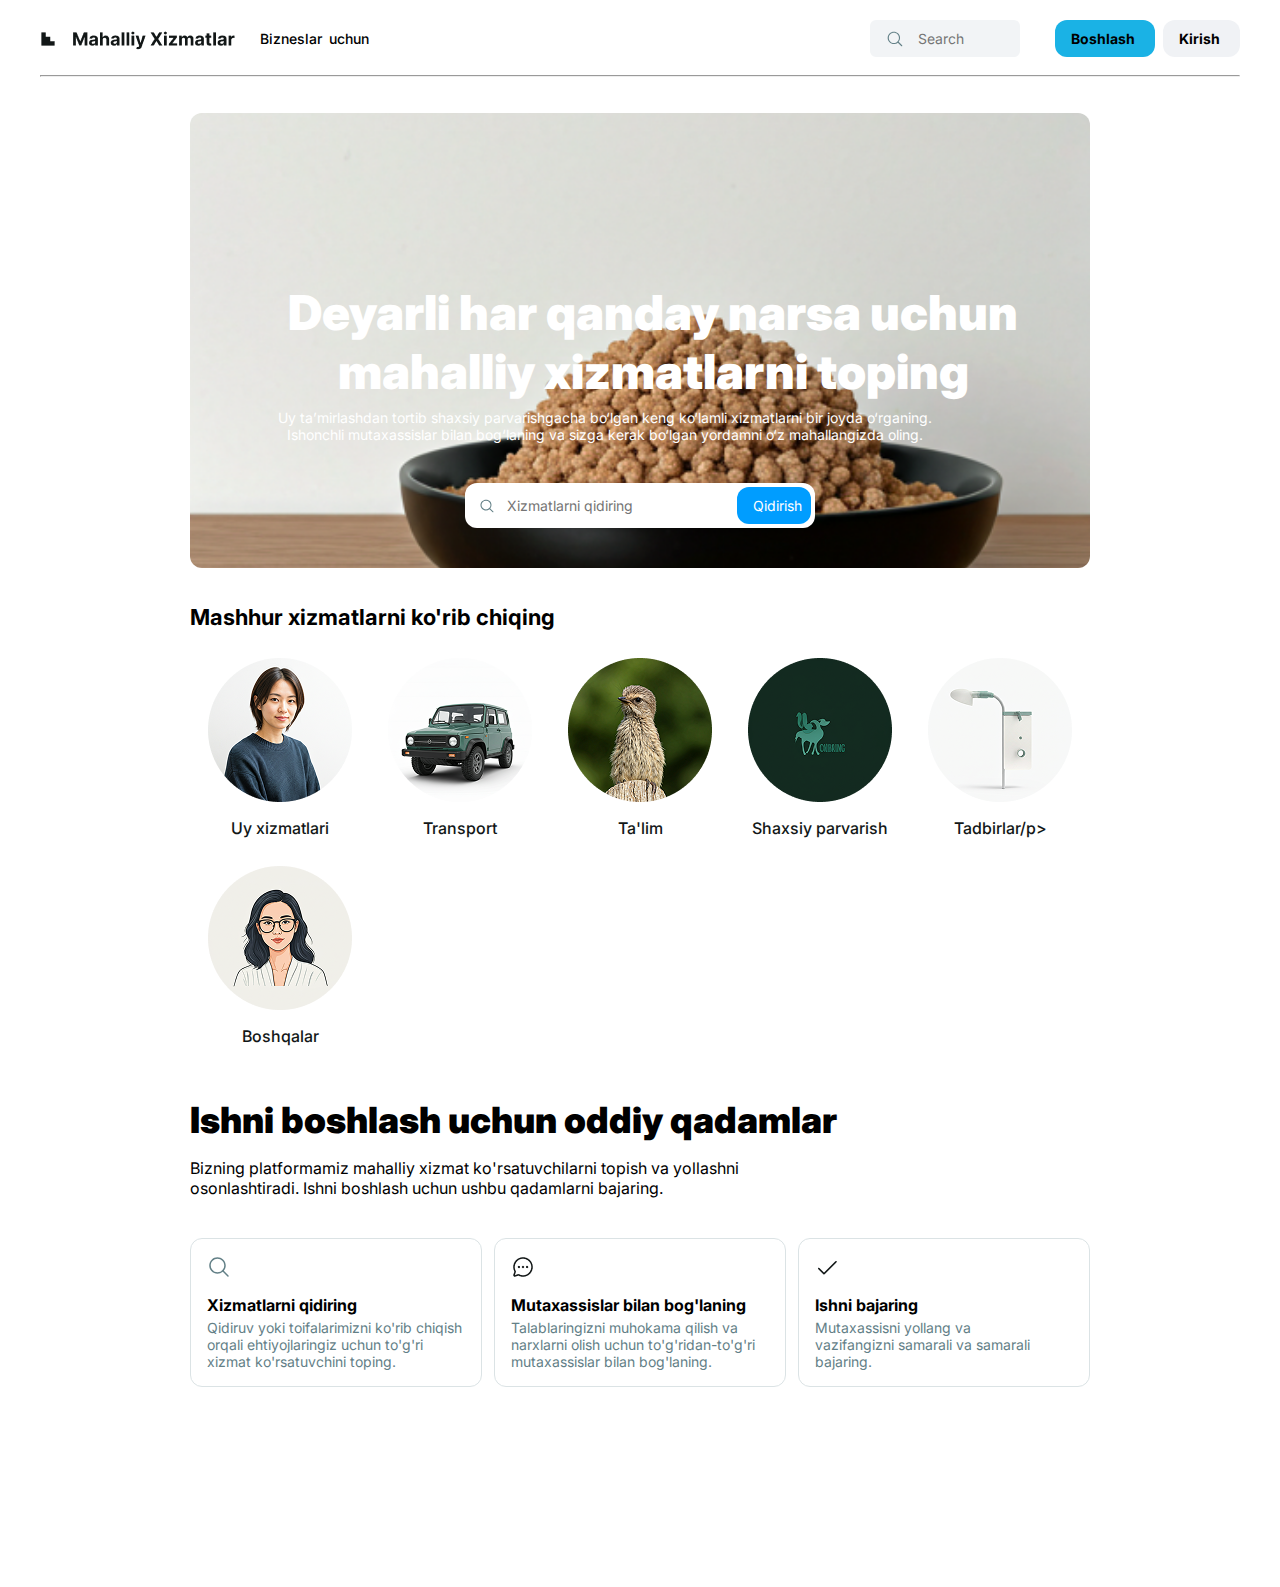
<file: index.html>
<!doctype html>
<html lang="en">
<head>
    <meta charset="UTF-8">
    <meta name="viewport"
          content="width=device-width, user-scalable=no, initial-scale=1.0, maximum-scale=1.0, minimum-scale=1.0">
    <meta http-equiv="X-UA-Compatible" content="ie=edge">
    <title>Document</title>
    <link rel="stylesheet" href="index.css">
</head>
<body>
    <header>
         <div class="container">
             <div class="logo">
                 <div class="header_left">
                     <img src="./images/h.png" alt="h">
                     <p class="header_text">Bizneslar uchun</p>
                 </div>
                 <div class="header_right">
                     <div class="search-box">
                         <img src="./images/search.svg" alt="Search" class="icon">
                         <input type="text" placeholder="Search">
                     </div>



                <div class="buttons">
                    <button class="header_button">Boshlash</button>
                    <button class="header_button_two">Kirish</button>
                </div>
                 </div>
             </div>
             <hr class="line">
         </div>
    </header>
    <main>
       <section class="section_one">
           <div class="container__one">
               <div class="her">
                   <h1>Deyarli har qanday narsa uchun mahalliy xizmatlarni toping</h1>
                   <p>Uy ta’mirlashdan tortib shaxsiy parvarishgacha bo‘lgan keng ko‘lamli xizmatlarni bir joyda o‘rganing. Ishonchli mutaxassislar bilan bog‘laning va sizga kerak bo‘lgan yordamni o‘z mahallangizda oling.</p>

                   <div class="searc">
                       <img src="./images/search.svg" alt="search" class="icon1">
                       <input type="text" placeholder="Xizmatlarni qidiring">
                       <button>Qidirish</button>
                   </div>
               </div>
           </div>
       </section>
        <section class="section_two">
            <div class="container__one">
                <div class="famouswork">
                    <p>
                        Mashhur xizmatlarni ko'rib chiqing
                    </p>
                </div>
                <div class="famouswork__one">
                    <div class="famouswork_worker">
                        <div class="workk">
                            <img class="worker" src="./images/alisa.png" alt="">
                            <p class="alisa_p">Uy xizmatlari</p>
                        </div>
                        <div class="workk">
                            <img class="worker" src="./images/uvaz.png" alt="">
                            <p class="alisa_p">Transport</p>
                        </div>
                        <div class="workk">
                            <img class="worker" src="./images/chumcuq.png" alt="">
                            <p class="alisa_p">Ta'lim</p>
                        </div>
                        <div class="workk">
                            <img class="worker" src="./images/onbrink.png" alt="">
                            <p class="alisa_p">Shaxsiy parvarish</p>
                        </div>
                        <div class="workk">
                            <img class="worker" src="./images/lampocka.png" alt="">
                            <p class="alisa_p">Tadbirlar/p>
                        </div>
                        <div class="workk">
                            <img class="worker" src="./images/asal.png" alt="asal">
                            <p class="alisa_p">Boshqalar</p>
                        </div>
                    </div>
                </div>
            </div>

        </section>
        <section class="section_three">
            <div class="container__one">
                <div class="fotter_h">
                    <p class="section_three_one">Ishni boshlash uchun oddiy qadamlar</p>
                    <p class="section_three_two">Bizning platformamiz mahalliy xizmat ko'rsatuvchilarni topish va yollashni osonlashtiradi. Ishni boshlash uchun ushbu qadamlarni bajaring.</p>
                </div>
                <div class="fotter">
                    <div class="borders">
                        <img src="./images/search.svg" alt="search" class="icon3">
                        <p class="borders_text">Xizmatlarni qidiring</p>
                        <p class="borders_text_two">Qidiruv yoki toifalarimizni ko'rib chiqish orqali ehtiyojlaringiz uchun to'g'ri xizmat ko'rsatuvchini toping.</p>
                    </div>
                    <div class="borders">
                        <img src="./images/habar.png" alt="habar" class="icon3">
                        <p class="borders_text">Mutaxassislar bilan bog'laning</p>
                        <p class="borders_text_two">Talablaringizni muhokama qilish va narxlarni olish uchun to'g'ridan-to'g'ri mutaxassislar bilan bog'laning.</p>
                    </div>
                    <div class="borders">
                        <img src="./images/true.png" alt="true" class="icon3">
                        <p class="borders_text">Ishni bajaring</p>
                        <p class="borders_text_twon">Mutaxassisni yollang va vazifangizni samarali va samarali bajaring.</p>
                    </div>
                </div>
            </div>
        </section>
    </main>


</body>
</html>
</file>
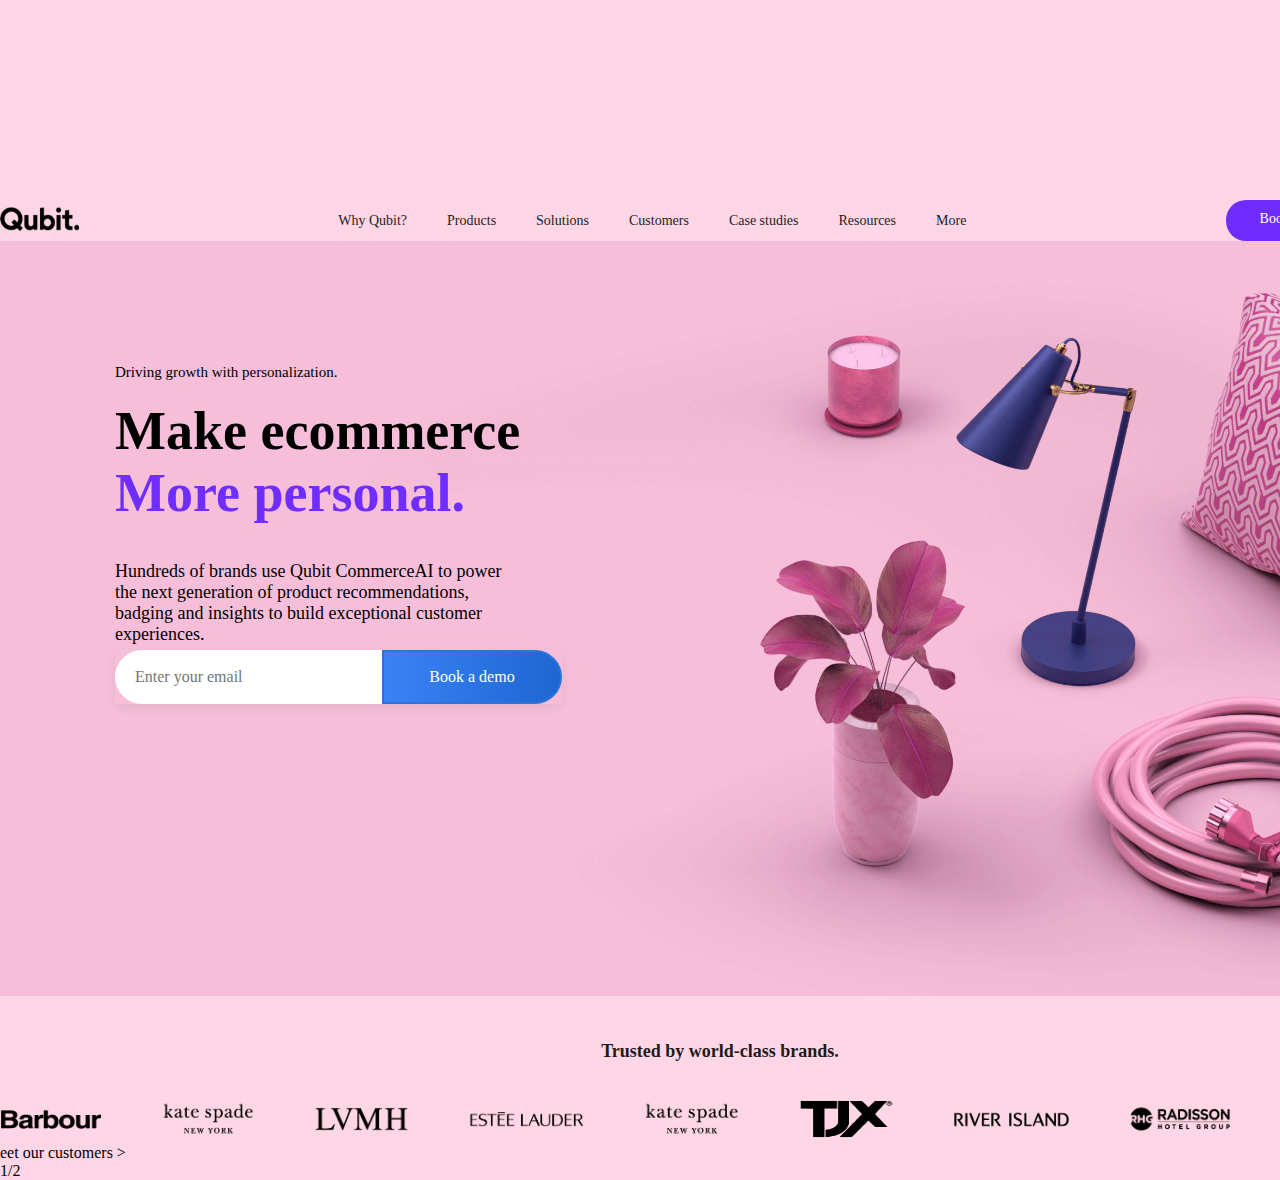
<file: figma/index.html>
<!doctype html>
<html lang="en">
<head>
    <meta charset="UTF-8">
    <meta name="viewport"
          content="width=device-width, user-scalable=no, initial-scale=1.0, maximum-scale=1.0, minimum-scale=1.0">
    <meta http-equiv="X-UA-Compatible" content="ie=edge">
    <title>Document</title>
    <link rel="stylesheet" href="index.css">
</head>
<body>
<header class="container">
    <div class="header">
        <div>
            <img src="./img/Qubit..svg" alt="Qubit.">
        </div>
        <div class="header__one">
            <a class="header__a" href="">Why Qubit?</a>
            <a class="header__a" href="">Products</a>
            <a class="header__a" href="">Solutions</a>
            <a class="header__a" href="">Customers</a>
            <a class="header__a" href="">Case studies</a>
            <a class="header__a" href="">Resources</a>
            <a class="header__a" href="">More</a>
        </div>
        <div class="header__two">
            <button class="header__button">Book a demo</button>
            <a class="header__a" href="">Log In</a>
        </div>
    </div>
</header>
<main class="container">
    <section class="main__one">
        <div>
            <p class="section_one__text">Driving growth with personalization.</p>
            <p class="section_one__text__one">Make ecommerce</p>
            <p class="section_one__text__two">More personal.</p>
            <p class="section_one__text__three">Hundreds of brands use Qubit CommerceAI to power the next generation of
                product recommendations, badging and insights to build exceptional customer experiences.</p>
            <div>
                <form class="input-group">
                    <input type="email" placeholder="Enter your email" required/>
                    <button type="submit">Book a demo</button>
                </form>
            </div>
        </div>
    </section>
    <section class="container">
        <div class="world">
            <p>Trusted by world-class brands.</p>
        </div>
        <div class="world__one">
            <img class="img__one" src="./img/Bobur.png" alt="bobur">
            <img  class="img__two" src="./img/Kate.png" alt="kate">
            <img class="img__eight" src="./img/lmx.png" alt="lmx">
            <img class="img__nine" src="./img/sss.png" alt="sss">
            <img class="img__three" src="./img/Este%20Leader.png" alt="este leader">
            <img class="img__four" src="./img/TJX.png" alt="TJX">
            <img class="img__five" src="./img/Revir.png" alt="Revir">
            <img class="img__six" src="./img/Radisoin.png" alt="Radison">
            <img class="img__seven" src="./img/Star.png" alt="Stars">


        </div>
        <div class="">
            <p class="worldn./l,m:<">eet our customers ></p>
1/2     </div>
    </section>
</main>
</body>
</html>
</file>
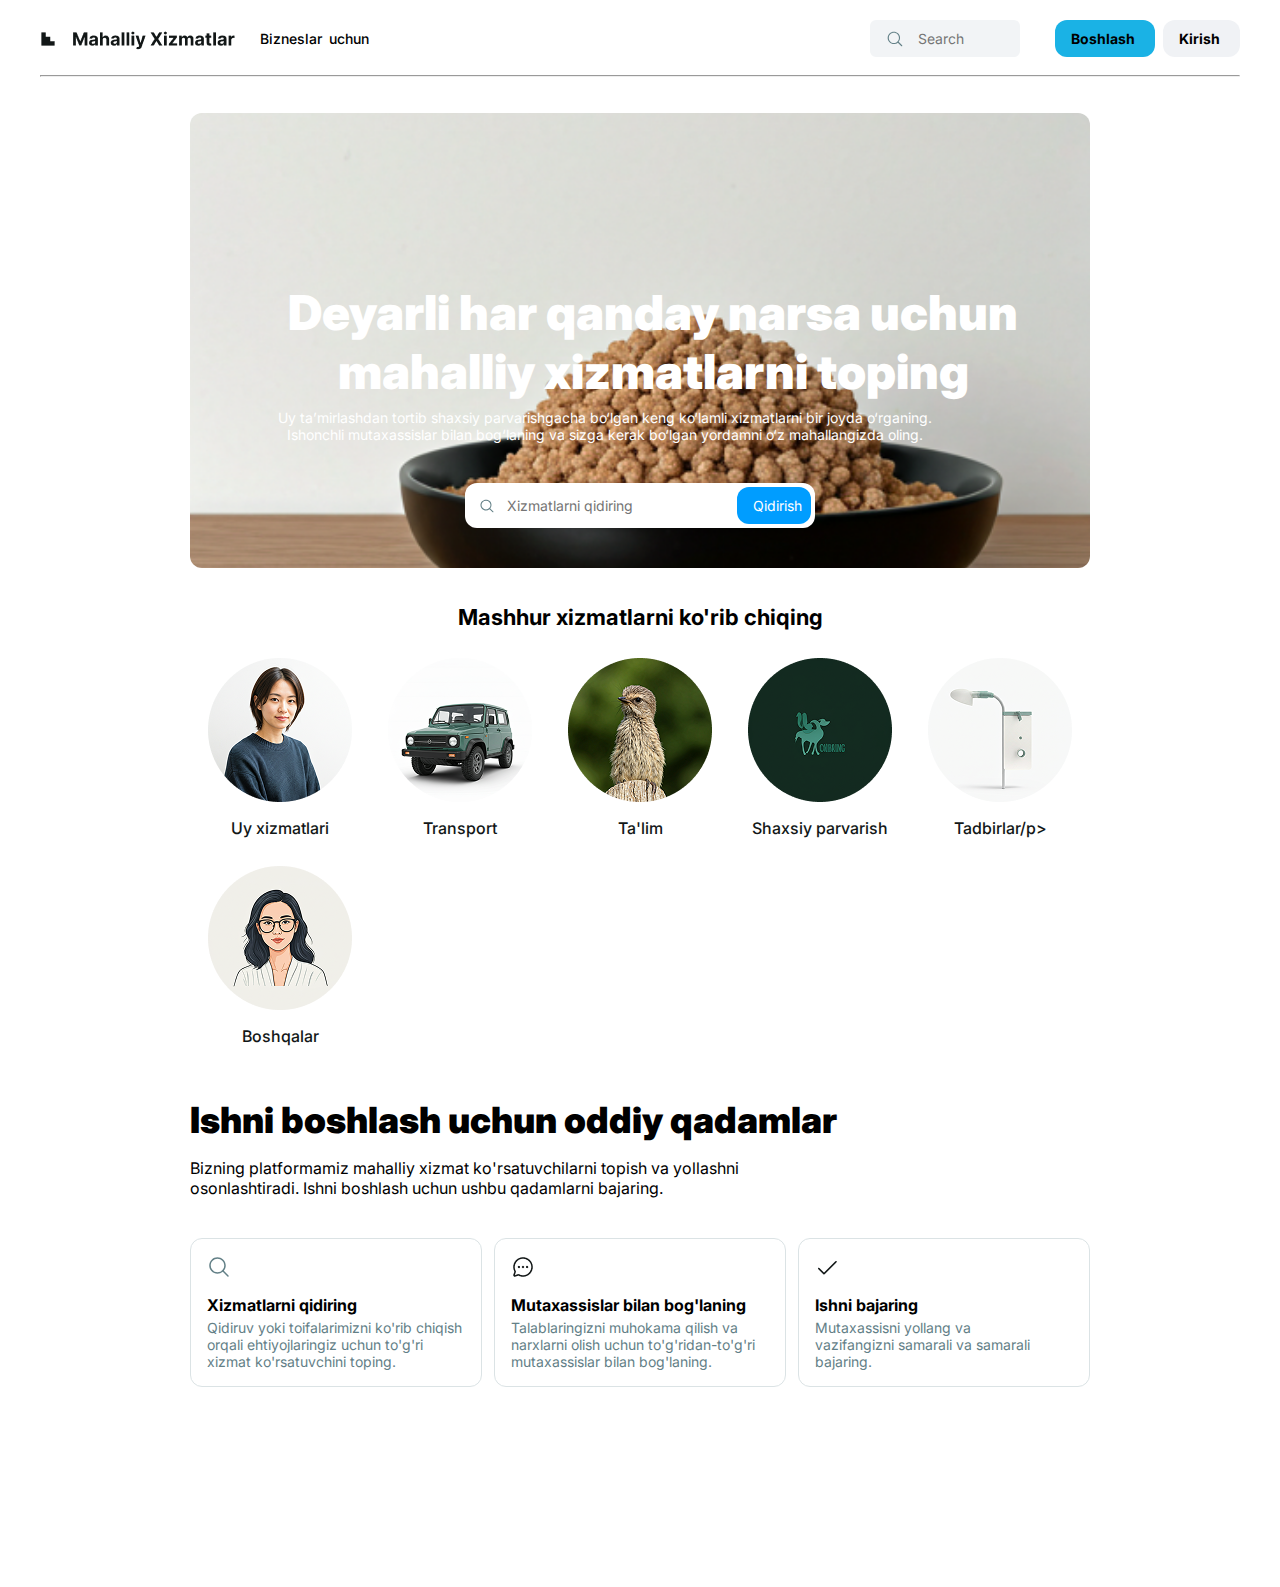
<file: responsive/index.html>
<!doctype html>
<html lang="en">
<head>
    <meta charset="UTF-8">
    <meta name="viewport"
          content="width=device-width, user-scalable=no, initial-scale=1.0, maximum-scale=1.0, minimum-scale=1.0">
    <meta http-equiv="X-UA-Compatible" content="ie=edge">
    <title>Document</title>
    <link rel="stylesheet" href="index.css">
</head>
<body>
<header>
    <div class="container">
        <div class="logo">
            <div class="header_left">
                <img src="images/h.png" alt="h">
                <p class="header_text">Bizneslar uchun</p>
            </div>
            <div class="header_right">
                <div class="search-box">
                    <img src="images/search.svg" alt="Search" class="icon">
                    <input type="text" placeholder="Search">
                </div>
                <div class="buttons">
                    <button class="header_button">Boshlash</button>
                    <button class="header_button_two">Kirish</button>
                </div>
            </div>
        </div>
        <hr class="line">
    </div>
</header>
<main>
    <section class="section_one">
        <div class="container__one">
            <div class="her">
                <h1>Deyarli har qanday narsa uchun mahalliy xizmatlarni toping</h1>
                <p>Uy ta’mirlashdan tortib shaxsiy parvarishgacha bo‘lgan keng ko‘lamli xizmatlarni bir joyda o‘rganing.
                    Ishonchli mutaxassislar bilan bog‘laning va sizga kerak bo‘lgan yordamni o‘z mahallangizda
                    oling.</p>

                <div class="searc">
                    <img src="images/search.svg" alt="search" class="icon1">
                    <input type="text" placeholder="Xizmatlarni qidiring">
                    <button>Qidirish</button>
                </div>
            </div>
        </div>
    </section>
    <section class="section_two">
        <div class="container__one">
            <div class="famouswork">
                <p>
                    Mashhur xizmatlarni ko'rib chiqing
                </p>
            </div>
            <div class="famouswork__one">
                <div class="famouswork_worker">
                    <div class="workk">
                        <img class="worker" src="images/alisa.png" alt="">
                        <p class="alisa_p">Uy xizmatlari</p>
                    </div>
                    <div class="workk">
                        <img class="worker" src="images/uvaz.png" alt="">
                        <p class="alisa_p">Transport</p>
                    </div>
                    <div class="workk">
                        <img class="worker" src="images/chumcuq.png" alt="">
                        <p class="alisa_p">Ta'lim</p>
                    </div>
                    <div class="workk">
                        <img class="worker" src="images/onbrink.png" alt="">
                        <p class="alisa_p">Shaxsiy parvarish</p>
                    </div>
                    <div class="workk">
                        <img class="worker" src="images/lampocka.png" alt="">
                        <p class="alisa_p">Tadbirlar/p>
                    </div>
                    <div class="workk">
                        <img class="worker" src="images/asal.png" alt="asal">
                        <p class="alisa_p">Boshqalar</p>
                    </div>
                </div>
            </div>
        </div>
    </section>
    <section class="section_three">
        <div class="container__one">
            <div class="fotter_h">
                <p class="section_three_one">Ishni boshlash uchun oddiy qadamlar</p>
                <div class="fotter_h">
                    <p class="section_three_two">Bizning platformamiz mahalliy xizmat ko'rsatuvchilarni topish va
                        yollashni osonlashtiradi. Ishni boshlash uchun ushbu qadamlarni bajaring.</p>
                </div>
            </div>
            <div class="fotter">
                <div class="borders">
                    <img src="images/search.svg" alt="search" class="icon3">
                    <p class="borders_text">Xizmatlarni qidiring</p>
                    <p class="borders_text_two">Qidiruv yoki toifalarimizni ko'rib chiqish orqali ehtiyojlaringiz uchun
                        to'g'ri xizmat ko'rsatuvchini toping.</p>
                </div>
                <div class="borders">
                    <img src="images/habar.png" alt="habar" class="icon3">
                    <p class="borders_text">Mutaxassislar bilan bog'laning</p>
                    <p class="borders_text_two">Talablaringizni muhokama qilish va narxlarni olish uchun
                        to'g'ridan-to'g'ri mutaxassislar bilan bog'laning.</p>
                </div>
                <div class="borders">
                    <img src="images/true.png" alt="true" class="icon3">
                    <p class="borders_text">Ishni bajaring</p>
                    <p class="borders_text_twon">Mutaxassisni yollang va vazifangizni samarali va samarali bajaring.</p>
                </div>
            </div>
        </div>
    </section>
</main>
</body>
</html>
</file>
<file: index.css>
@import url('https://fonts.googleapis.com/css2?family=Inter:ital,opsz,wght@0,14..32,100..900;1,14..32,100..900&display=swap');
*{
    margin: 0;
    padding: 0;
    box-sizing: border-box;
    overflow:hidden;
    font-family: 'Inter', sans-serif;


}
.container{
    max-width: 1200px;
    margin: 0 auto;


}
.logo{
    display: flex;
    justify-content: space-between;
    align-items: center;
    margin-top: 20px;
}
.header_text{
    font-size: 14px;
    font-weight: 500;
}
.header_left{
    display: flex;
    gap: 25px;
    align-items: center;
    word-spacing: 3px;}
.search-box {
    position: relative;
    display: flex;
    align-items: center;
    background: #f2f4f6;
    border-radius: 6px;
    padding: 8px 20px 8px 16px;
    width: 150px;
}

.search-box .icon {
    position: absolute;
    left: 16px;
    width: 18px;
    height: 18px;
}

.search-box input {
    border: none;
    background: transparent;
    outline: none;
    padding-left: 32px;
    font-size: 14px;
    font-weight: 400;
    color: rgba(99, 128, 135, 1);
    flex: 1;

}
.header_button{
    font-size: 14px;
    font-weight: 700;
    background: rgba(26, 178, 229, 1);
    padding: 10px 20px 10px 16px;
    border-radius: 12px;
    border: none;

}
.header_right{
    display: flex;
    gap: 35px;
}
.header_button_two{
    font-size: 14px;
    font-weight: 700;
    background: rgba(240, 242, 245, 1);
    padding: 10px 20px 10px 16px;
    border-radius: 12px;
    border: none;


}
.buttons{
    gap: 8px;
    display: flex;
}
.header_button_two:hover{
    background: red;
}
.header_button:hover{
    background: red;
}
.line{
    background: grey;
    width: 100%;
    margin-top: 18px;
}
.container__one {
    width: 900px;
    margin: 0 auto;

}

.her {
    background: url("./images/bacround.png") no-repeat center center;
    background-size: cover;
    border-radius: 12px;
    padding: 40px 15px;
    text-align: center;
    color: #fff;
}

.her h1 {
    font-size: 48px;
    font-weight: 900;
    margin-bottom: 8px;
    width: 896px;
    margin-top: 130px;
}

.her p {
    font-size: 14px;
    font-weight: 400;
    margin-left: 50px;
    color: rgba(255, 255, 255, 1);
    width: 700px;

}

.searc {
    display: flex;
    justify-content: center;
    align-items: center;
    background: #fff;
    border-radius: 12px;
    padding: 4px;
    width: 350px;
    margin: 0 auto;
    margin-top: 40px;
}

.searc input {
    flex: 1;
    border: none;
    padding: 10px 12px;
    border-radius: 12px;
    outline: none;
    font-size: 14px;
    color: rgba(99, 128, 135, 1);

}

.searc button {
    background: #009dff;
    border: none;
    color: #fff;
    padding: 10px 16px;
    border-radius: 12px;
    font-size: 14px;
    cursor: pointer;
}
.section_one{
    margin-top: 36px;

}
.icon1{
    width: 18px;
    height: 18px;
    margin-left: 10px;
}
.searc button:hover{
    background: red;
}
.famouswork{
    margin-top: 36px;
}

.famouswork p{
    font-size:22px;
    font-weight: bold;

}
.workk{
    text-align: center;
}
.alisa_p{
    color: rgba(18, 23, 23, 1);
    font-size: 16px ;
    font-weight: 500;
    margin-top: 12px;



}
.famouswork_worker{
  display: grid;
    grid-template-columns: 1fr 1fr 1fr 1fr 1fr;

}
.famouswork__one{

}
.worker{
    margin-top: 28px;
}
.section_three{
    margin-top: 52px;
}
.section_three_one{
    font-weight: 900;
    font-size: 36px;
}

.section_three_two{
    font-weight: 400;
    font-size: 16px;
    width: 650px;
    margin-top: 16px;
}
.fotter{
    margin-top: 40px;
  display: grid;
    grid-template-columns: 1fr 1fr 1fr;
    gap: 12px;

}
.borders{
   padding: 16px;
    border-radius: 12px;
    margin-bottom: 200px;
    border: 1px solid rgba(219, 227, 229, 1)


}
.borders_text{
    font-size: 16px;
    font-weight: 700;
    margin-top: 12px;

}
.borders_text_two{
    font-size: 14px;
    font-weight: 400;
    margin-top: 4px;
    color: rgba(99, 128, 135, 1);
}
.borders_text_twon{
    font-size: 14px;
    font-weight: 400;
    margin-top: 4px;
    color: rgba(99, 128, 135, 1);
    width: 220px;
}
@media screen and (max-width: 910px) {
    .her {
        background: url("./images/bacround.png") no-repeat center center;
        background-size: cover;
        border-radius: 12px;
        padding: 30px 0;
        text-align: center;
        color: #fff;
    }
    .famouswork_worker{
        display: grid;
        grid-template-columns: 1fr 1fr 1fr  ;

    }
    .famouswork{
        margin-left: 250px;
    }
   .fotter_h{
       text-align: center;
   }
    .section_three_two{
        margin-left: 130px;
    }
    .fotter{
        display: grid;
        grid-template-columns: 1fr ;
        margin-left: 100px;
    }


}
@media screen and (max-width: 840px) {
    .famouswork_worker{
        display: grid;
        grid-template-columns: 1fr 1fr;
    }
    .borders_text_two{
        width: 500px;
        padding:0;
    }
}
@media screen and (max-width: 890px) {
    .her h1 {
        font-size: 30px;
        font-weight: 600;
        margin-left: 100px;
        width: 600px;
        margin-top: 130px;
        flex-wrap: wrap;



    }
    .borders{
        display: none;
    }
    .famouswork_worker{
        display: grid;
        grid-template-columns: 1fr 1fr ;

    }
    .her {
        background: url("./images/bacround.png") no-repeat center center;
        background-size: cover;
        border-radius: 12px;
        padding: 20px ;
        text-align: center;
        color: #fff;
    }



}
@media screen and (max-width: 800px) {
    .logo{

        flex-direction: column;
        gap: 30px;
    }




}
@media screen and (max-width: 760px) {
    .her p {
        font-size: 12px;
        font-weight: 400;
        margin-left: 40px;
        color: rgba(255, 255, 255, 1);
        width: 600px;

    }
    .her {
        background: url("./images/bacround.png") no-repeat center center;
        background-size: cover;
        border-radius: 12px;
        padding: 20px ;
        text-align: center;
        color: #fff;
        width: 764px;
    }
    .her h1 {
        font-size: 30px;
        font-weight: 600;
        margin-left: 60px;
        width: 600px;
        margin-top: 130px;
        flex-wrap: wrap;

    }
}
@media screen and (max-width: 670px) {
    .her p {
        font-size: 12px;
        font-weight: 400;
        margin-left: 20px;
        color: rgba(255, 255, 255, 1);
        width: 600px;

    }
    .her{
        background: url("./images/bacround.png") no-repeat center center;
        background-size: cover;
        border-radius: 12px;
        padding: 20px ;
        text-align: center;
        color: #fff;
        width: 670px;
    }
    .her h1 {
        font-size: 30px;
        font-weight: 600;
        margin-left: 40px;
        width: 600px;
        margin-top: 130px;
        flex-wrap: wrap;

    }
}
@media screen and (max-width: 640px) {
    .her p {
        font-size: 12px;
        font-weight: 400;
        margin-left: 10px;
        color: rgba(255, 255, 255, 1);
        width: 600px;

    }

    .her {
        background: url("./images/bacround.png") no-repeat center center;
        background-size: cover;
        border-radius: 12px;
        padding: 20px;
        text-align: center;
        color: #fff;
        width: 630px;
    }

    .her h1 {
        font-size: 30px;
        font-weight: 600;
        margin-left: 20px;
        width: 600px;
        margin-top: 130px;
        flex-wrap: wrap;

    }
}
@media screen and (max-width: 620px) {
    .her p {
        font-size: 12px;
        font-weight: 400;
        margin-left: 10px;
        color: rgba(255, 255, 255, 1);
        width: 500px;

    }

    .her {
        background: url("./images/bacround.png") no-repeat center center;
        background-size: cover;
        border-radius: 12px;
        padding: 20px;
        text-align: center;
        color: #fff;
        width: 600px;
        align-items: center;
    }

    .her h1 {
        font-size: 30px;
        font-weight: 600;
       align-items: center;
        width: 500px;
        margin-top: 130px;
        flex-wrap: wrap;

    }
}
@media screen and (max-width: 530px) {
    .her p {
        font-size: 12px;
        font-weight: 400;
        margin-left: 40px;
        color: rgba(255, 255, 255, 1);
        width: 400px;

    }

    .her {
        background: url("./images/bacround.png") no-repeat center center;
        background-size: cover;
        border-radius: 12px;
        padding: 20px;
        text-align: center;
        color: #fff;
        width: 540px;
        align-items: center;
    }

    .her h1 {
        font-size: 30px;
        font-weight: 600;
        align-items: center;
        width: 500px;
        margin-top: 130px;
        flex-wrap: wrap;
        margin-left: 20px;

    }
}
@media screen and (max-width: 509px) {
    .her p {
        font-size: 12px;
        font-weight: 400;
        margin-left: 10px;
        color: rgba(255, 255, 255, 1);
        width: 400px;

    }

    .her {
        background: url("./images/bacround.png") no-repeat center center;
        background-size: cover;
        border-radius: 12px;
        padding: 20px;
        text-align: center;
        color: #fff;
        width: 480px;
        align-items: center;
    }

    .her h1 {
        font-size: 30px;
        font-weight: 600;
        width: 500px;
        margin-top: 130px;

    }
}
</file>
<file: figma/index.css>
@import url('https://fonts.googleapis.com/css2?family=Cabin:ital,wght@0,400..700;1,400..700&family=Coda:wght@400;800&family=Fredoka:wght@300..700&family=Livvic:ital,wght@0,100;0,200;0,300;0,400;0,500;0,600;0,700;0,900;1,100;1,200;1,300;1,400;1,500;1,600;1,700;1,900&family=Roboto:ital,wght@0,100..900;1,100..900&family=Tenor+Sans&display=swap');
* {
    margin: 0;
    padding: 0;
    box-sizing: border-box;
    list-style: none;
    text-decoration: none;
    font-family: "Roboto Light", serif;
}

.container {
    width: 1440px;
    margin: 0 auto;
}

.header {
    display: flex;
    justify-content: space-between;
    margin-top: 200px;
    align-items: center;
}

.header__a {
    font-size: 14px;
    font-weight: normal;
    color: #1C1C1C;
}

.header__one {
    display: flex;
    gap: 40px;
}

.header__button {
    font-size: 14px;
    font-weight: normal;
    color: #FFFFFF;
    padding: 11px 34px 14px 34px;
    background: #6F2CFF;
    border-radius: 20px;
    border: transparent;
}

.header__two {
    display: flex;
    gap: 34px;
    align-items: center;

}

.main__one {
    background-image: url("./img/mainimg.png");
    background-size: cover;
    width: 1440px;
    height: 755px;
    padding: 123px 900px 200px 115px;
}

.section_one__text {
    font-size: 15px;
    font-weight: normal;
    color: #000000;
}

.section_one__text__one {
    font-size: 54px;
    font-weight: 700;
    color: #000000;
    margin-top: 19px;
}

.section_one__text__two {
    font-size: 54px;
    font-weight: bold;
    color: #6F2DFF;
}

.section_one__text__three {
    font-size: 18px;
    font-weight: normal;
    color: #000000;
    margin-top: 37px;
    width: 400px;

}


:root {
    --border-color: #2b75d6;
    --button-gradient-start: #3b82f6;
    --button-gradient-end: #1e66d1;
    --height: 54px;
    --radius: 27px;
}

* {
    box-sizing: border-box;
    margin: 0;
    padding: 0;
}

body {
    font-family: Inter, Arial, sans-serif;
    background: #ffd6e6;
    min-height: 100vh;
}

.center {
    display: flex;
    align-items: center;
    justify-content: center;
    min-height: 100vh;
}

.input-group {
    display: inline-flex;
    align-items: center;
    box-shadow: 0 4px 10px rgba(0, 0, 0, 0.06);
    margin-top: 5px;
}

.input-group {
    display: inline-flex;
    align-items: center;
}

.input-group input[type="email"] {
    width: 267px;
    height: 54px;
    padding: 0 18px;
    font-size: 16px;
    border: 2px solid transparent;
    border-right: none;
    border-radius: 27px 0 0 27px;
    outline: none;
    background: #fff;
    color: grey;

}

.input-group button {
    width: 180px;
    height: 54px;
    border: 2px solid #2b75d6;
    border-radius: 0 27px 27px 0;
    background: linear-gradient(90deg, #3b82f6, #1e66d1);
    color: #fff;
    font-size: 16px;
    cursor: pointer;
}
.world{
    display: flex;
    justify-content: center;
    color: #1C1C1C;
    font-size: 18px ;
    font-weight: bold;
    margin-top: 45px;
}
.world__one{
    display: flex;
    gap: 60px;
    align-items: center;
    margin-top: 32px;
}
.img__one{
    width: 102px;
    height: 37px;
}
.img__two{
    width: 92px;
    height: 42px;
}
.img__three{
    width: 95px;
    height: 42px;
}
.img__four{
    width: 95px;
    height: 50px;
}
.img__five{
    width:115px;
    height: 37px;

}
.img__six{
    width: 102px;
    height: 42px;

}
.img__seven{
    width: 115px;
    height: 37px;

}
.img__eight{
    width: 95px;
    height: 42px;
}
.img__nine{
    width: 115px;
    height: 37px;
}
</file>
<file: responsive/index.css>
@import url('https://fonts.googleapis.com/css2?family=Inter:ital,opsz,wght@0,14..32,100..900;1,14..32,100..900&display=swap');

* {
    margin: 0;
    padding: 0;
    box-sizing: border-box;
    overflow: hidden;
    font-family: 'Inter', sans-serif;
}

.container {
    max-width: 1200px;
    margin: 0 auto;
}

.logo {
    display: flex;
    justify-content: space-between;
    align-items: center;
    margin-top: 20px;
}

.header_text {
    font-size: 14px;
    font-weight: 500;
}

.header_left {
    display: flex;
    gap: 25px;
    align-items: center;
    word-spacing: 3px;
}

.search-box {
    position: relative;
    display: flex;
    align-items: center;
    background: #f2f4f6;
    border-radius: 6px;
    padding: 8px 20px 8px 16px;
    width: 150px;
}

.search-box .icon {
    position: absolute;
    left: 16px;
    width: 18px;
    height: 18px;
}

.search-box input {
    border: none;
    background: transparent;
    outline: none;
    padding-left: 32px;
    font-size: 14px;
    font-weight: 400;
    color: rgba(99, 128, 135, 1);
    flex: 1;

}

.header_button {
    font-size: 14px;
    font-weight: 700;
    background: rgba(26, 178, 229, 1);
    padding: 10px 20px 10px 16px;
    border-radius: 12px;
    border: none;
}

.header_right {
    display: flex;
    gap: 35px;
}

.header_button_two {
    font-size: 14px;
    font-weight: 700;
    background: rgba(240, 242, 245, 1);
    padding: 10px 20px 10px 16px;
    border-radius: 12px;
    border: none;
}

.buttons {
    gap: 8px;
    display: flex;
}

.header_button_two:hover {
    background: red;
}

.header_button:hover {
    background: red;
}

.line {
    background: grey;
    width: 100%;
    margin-top: 18px;
}

.container__one {
    width: 900px;
    margin: 0 auto;
}

.her {
    background: url("images/bacround.png") no-repeat center center;
    background-size: cover;
    border-radius: 12px;
    padding: 40px 15px;
    text-align: center;
    color: #fff;
}

.her h1 {
    font-size: 48px;
    font-weight: 900;
    margin-bottom: 8px;
    width: 896px;
    margin-top: 130px;
}

.her p {
    font-size: 14px;
    font-weight: 400;
    margin-left: 50px;
    color: rgba(255, 255, 255, 1);
    width: 700px;
}

.searc {
    display: flex;
    justify-content: center;
    align-items: center;
    background: #fff;
    border-radius: 12px;
    padding: 4px;
    width: 350px;
    margin: 0 auto;
    margin-top: 40px;
}

.searc input {
    flex: 1;
    border: none;
    padding: 10px 12px;
    border-radius: 12px;
    outline: none;
    font-size: 14px;
    color: rgba(99, 128, 135, 1);
}

.searc button {
    background: #009dff;
    border: none;
    color: #fff;
    padding: 10px 16px;
    border-radius: 12px;
    font-size: 14px;
    cursor: pointer;
}

.section_one {
    margin-top: 36px;

}

.icon1 {
    width: 18px;
    height: 18px;
    margin-left: 10px;
}

.searc button:hover {
    background: red;
}

.famouswork {
    margin-top: 36px;
}

.famouswork p {
    font-size: 22px;
    font-weight: bold;

}

.workk {
    text-align: center;
}

.alisa_p {
    color: rgba(18, 23, 23, 1);
    font-size: 16px;
    font-weight: 500;
    margin-top: 12px;
}

.famouswork_worker {
    display: grid;
    grid-template-columns: 1fr 1fr 1fr 1fr 1fr;
}

.famouswork__one {
}

.worker {
    margin-top: 28px;
}

.section_three {
    margin-top: 52px;
}

.section_three_one {
    font-weight: 900;
    font-size: 36px;
}

.section_three_two {
    font-weight: 400;
    font-size: 16px;
    width: 650px;
    margin-top: 16px;
}

.fotter {
    margin-top: 40px;
    display: grid;
    grid-template-columns: 1fr 1fr 1fr;
    gap: 12px;

}

.borders {
    padding: 16px;
    border-radius: 12px;
    margin-bottom: 200px;
    border: 1px solid rgba(219, 227, 229, 1)


}

.borders_text {
    font-size: 16px;
    font-weight: 700;
    margin-top: 12px;

}

.borders_text_two {
    font-size: 14px;
    font-weight: 400;
    margin-top: 4px;
    color: rgba(99, 128, 135, 1);
}

.borders_text_twon {
    font-size: 14px;
    font-weight: 400;
    margin-top: 4px;
    color: rgba(99, 128, 135, 1);
    width: 220px;
}

@media screen and (max-width: 910px) {
    .her {
        background: url("images/bacround.png") no-repeat center center;
        background-size: cover;
        border-radius: 12px;
        padding: 30px 0;
        text-align: center;
        color: #fff;
    }

    .famouswork_worker {
        display: grid;
        grid-template-columns: 1fr 1fr 1fr;

    }

    .famouswork {

    }

    .fotter_h {
        text-align: center;
    }

    .section_three_two {
        margin-left: 130px;
    }

    .fotter {
        display: grid;
        grid-template-columns: 1fr;
        margin-left: 100px;
    }


}

@media screen and (max-width: 840px) {
    .famouswork_worker {
        display: grid;
        grid-template-columns: 1fr 1fr;
    }

    .borders_text_two {
        width: 500px;
        padding: 0;
    }

    .famouswork {
        text-align: center;
    }
}

@media screen and (max-width: 890px) {
    .her h1 {
        font-size: 30px;
        font-weight: 600;
        margin-left: 100px;
        width: 600px;
        margin-top: 130px;
        flex-wrap: wrap;


    }

    .section_three_one {
        width: 400px;
        margin-left: 200px;

    }

    .section_three_two {
        width: 400px;
        margin-left: 200px;
    }

    .famouswork {
        text-align: center;
    }

    .borders {
        display: none;
    }

    .famouswork_worker {
        display: grid;
        grid-template-columns: 1fr 1fr;

    }

    .her {
        background: url("images/bacround.png") no-repeat center center;
        background-size: cover;
        border-radius: 12px;
        padding: 20px;
        text-align: center;
        color: #fff;
    }


}

@media screen and (max-width: 800px) {
    .logo {

        flex-direction: column;
        gap: 30px;
    }


}

.famouswork {
    text-align: center;
}

@media screen and (max-width: 765px) {
    .her p {
        font-size: 12px;
        font-weight: 400;
        margin-left: 40px;
        color: rgba(255, 255, 255, 1);
        width: 600px;

    }

    .famouswork {

        margin-right: 200px;
    }

    .famouswork__one {
        display: grid;
        grid-template-columns: 1fr 1fr;
        justify-content: center;
        margin-left: 170px;

    }



    .her {
        background: url("images/bacround.png") no-repeat center center;
        background-size: cover;
        border-radius: 12px;
        padding: 20px;
        text-align: center;
        color: #fff;
        width: 764px;
    }

    .her h1 {
        font-size: 30px;
        font-weight: 600;
        margin-left: 60px;
        width: 600px;
        margin-top: 130px;
        flex-wrap: wrap;

    }
}

@media screen and (max-width: 670px) {
    .her p {
        font-size: 12px;
        font-weight: 400;
        margin-left: 20px;
        color: rgba(255, 255, 255, 1);
        width: 600px;

    }

    .famouswork {

    }

    .section_three_one {
        margin-left: 130px;
    }

    .section_three_two {
        margin-left: 130px;
    }

    .her {
        background: url("images/bacround.png") no-repeat center center;
        background-size: cover;
        border-radius: 12px;
        padding: 20px;
        text-align: center;
        color: #fff;
        width: 670px;
    }

    .her h1 {
        font-size: 30px;
        font-weight: 600;
        margin-left: 40px;
        width: 600px;
        margin-top: 130px;
        flex-wrap: wrap;

    }
}

@media screen and (max-width: 640px) {
    .her p {
        font-size: 12px;
        font-weight: 400;
        margin-left: 10px;
        color: rgba(255, 255, 255, 1);
        width: 600px;

    }

    .famouswork {
        text-align: center;
    }

    .her {
        background: url("images/bacround.png") no-repeat center center;
        background-size: cover;
        border-radius: 12px;
        padding: 20px;
        text-align: center;
        color: #fff;
        width: 630px;
    }

    .her h1 {
        font-size: 30px;
        font-weight: 600;
        margin-left: 20px;
        width: 600px;
        margin-top: 130px;
        flex-wrap: wrap;

    }
}

@media screen and (max-width: 620px) {
    .her p {
        font-size: 12px;
        font-weight: 400;
        margin-left: 10px;
        color: rgba(255, 255, 255, 1);
        width: 500px;

    }

    .famouswork {
        text-align: center;
    }

    .her {
        background: url("images/bacround.png") no-repeat center center;
        background-size: cover;
        border-radius: 12px;
        padding: 20px;
        text-align: center;
        color: #fff;
        width: 600px;
        align-items: center;
    }

    .her h1 {
        font-size: 30px;
        font-weight: 600;
        align-items: center;
        width: 500px;
        margin-top: 130px;
        flex-wrap: wrap;

    }

}

@media screen and (max-width: 590px) {
    .famouswork {
        text-align: center;
        margin-right: 300px;
    }

    .famouswork__one {
        margin-right: 200px;
    }

    .famouswork__one {
        margin-left: 100px;
    }

    .section_three_one {
        margin-left: 90px;
    }

    .section_three_two {
        margin-left: 90px;
    }
}

@media screen and (max-width: 530px) {
    .her p {
        font-size: 12px;
        font-weight: 400;
        margin-left: 40px;
        color: rgba(255, 255, 255, 1);
        width: 400px;

    }

    .famouswork {
        text-align: center;
    }

    .her {
        background: url("images/bacround.png") no-repeat center center;
        background-size: cover;
        border-radius: 12px;
        padding: 20px;
        text-align: center;
        color: #fff;
        width: 540px;
        align-items: center;
    }

    .her h1 {
        font-size: 30px;
        font-weight: 600;
        align-items: center;
        width: 500px;
        margin-top: 130px;
        flex-wrap: wrap;
        margin-left: 20px;

    }
}

@media screen and (max-width: 509px) {
    .her p {
        font-size: 12px;
        font-weight: 400;
        margin-left: 10px;
        color: rgba(255, 255, 255, 1);
        width: 400px;

    }

    .famouswork {
        margin-right: 400px;
    }

    .section_three_one {
        margin-left: 60px;
    }

    .her {
        background: url("images/bacround.png") no-repeat center center;
        background-size: cover;
        border-radius: 12px;
        padding: 20px;
        text-align: center;
        color: #fff;
        width: 480px;
        align-items: center;
    }

    .her h1 {
        font-size: 30px;
        font-weight: 600;
        width: 500px;
        margin-top: 130px;

    }
}
</file>
